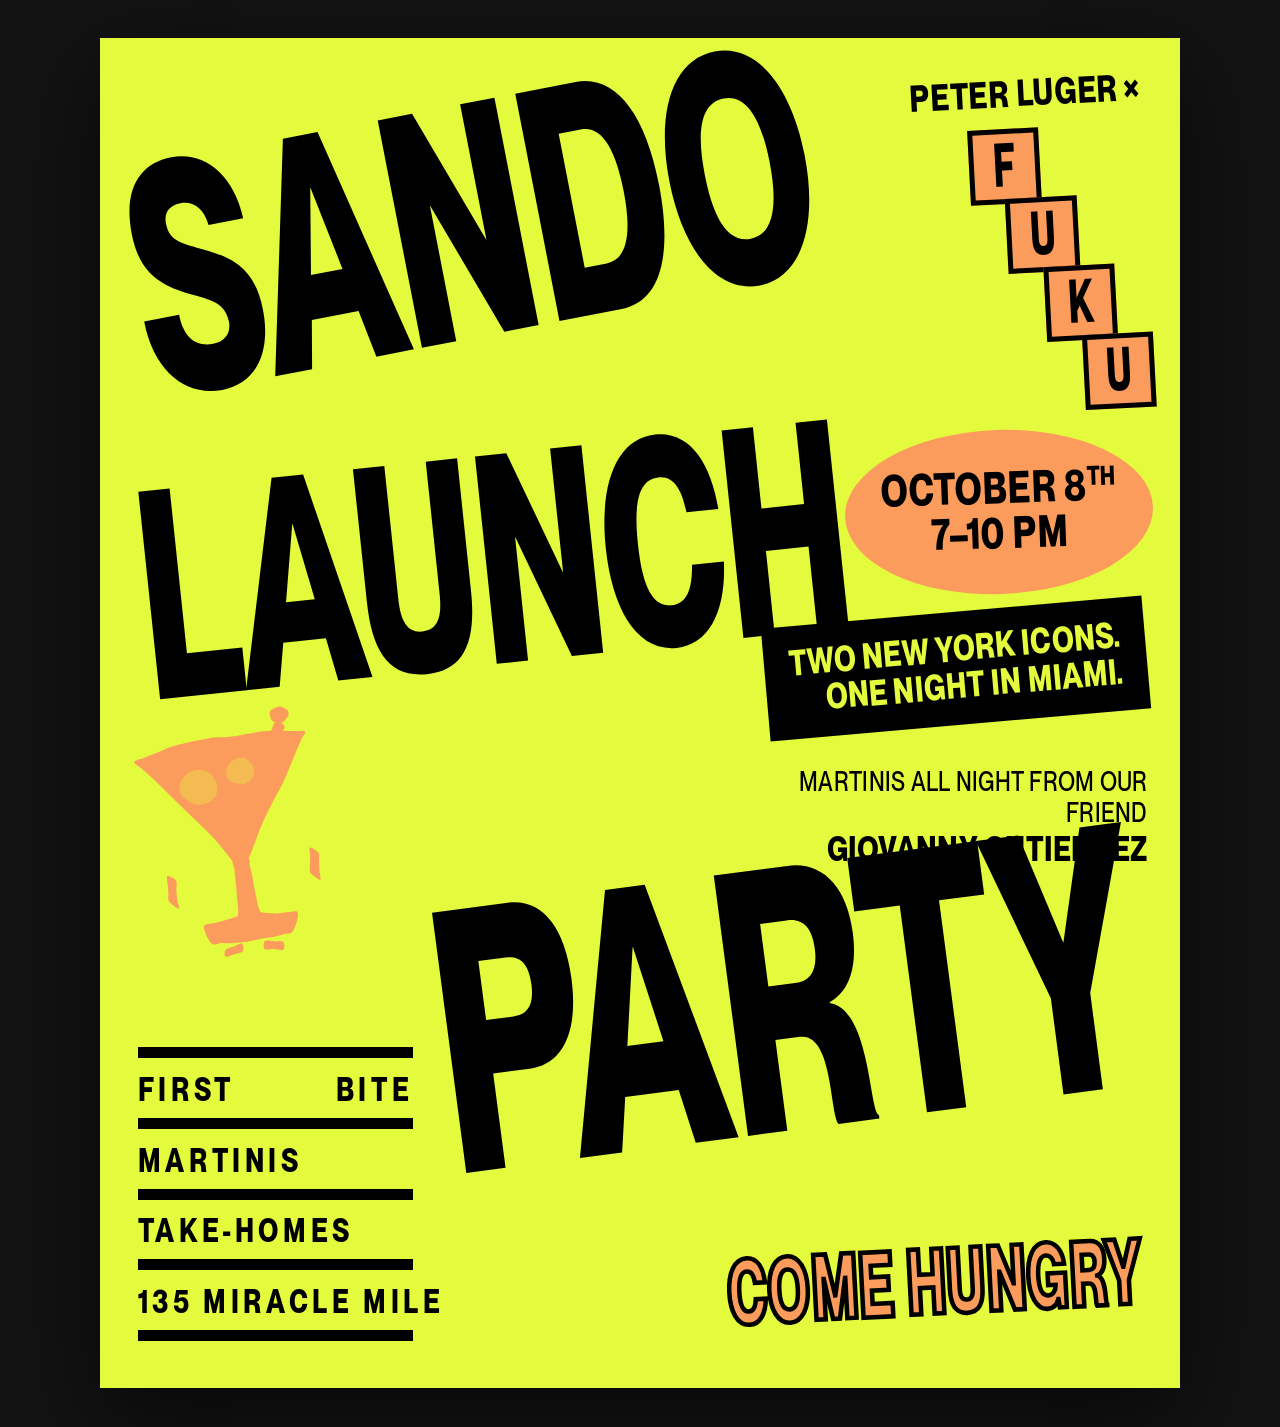
<file: invite.html>
<!DOCTYPE html>
<html lang="en">
<head>
<meta charset="utf-8">
<meta name="viewport" content="width=device-width, initial-scale=1">
<title>Peter Luger × Fuku — Sando Launch Party</title>
<meta name="description" content="Two New York icons, one night in Miami. The first bite of the new Peter Luger × Fuku sando — October 8, 7–10 PM, 135 Miracle Mile.">
<link rel="stylesheet" href="css/neue-montreal.css">
<link rel="stylesheet" href="css/invite.css">
</head>
<body>

<main class="poster">
  <div class="stage">

    <!-- ── Mascot: the martini that comes with it ─────────────────── -->
    <svg class="mascot" viewBox="0 0 330 410" aria-hidden="true">
      <mask id="cut">
        <rect x="0" y="0" width="330" height="410" fill="#fff"/>
        <path d="M144.8,114.0 C145.1,117.6 144.3,121.7 142.9,125.2 C141.5,128.7 139.4,132.6 136.5,135.1 C133.6,137.7 129.5,139.3 125.8,140.6 C122.0,141.8 117.9,142.6 114.0,142.5 C110.1,142.4 105.9,141.6 102.4,140.1 C98.9,138.6 95.9,135.9 93.1,133.4 C90.3,130.9 87.3,128.3 85.4,125.1 C83.5,121.8 81.8,117.7 81.8,114.0 C81.7,110.3 83.3,106.2 85.0,102.7 C86.6,99.3 89.0,95.9 91.8,93.2 C94.6,90.5 98.2,88.0 101.9,86.6 C105.6,85.3 110.0,85.1 114.0,85.2 C118.0,85.3 122.3,85.7 125.9,87.1 C129.6,88.4 133.4,90.7 136.0,93.4 C138.6,96.2 139.8,100.1 141.3,103.5 C142.8,106.9 144.6,110.4 144.8,114.0 Z"/>
        <path d="M208.2,98.0 C208.4,100.8 208.5,104.0 207.5,106.5 C206.5,109.1 204.2,111.4 202.1,113.4 C200.0,115.3 197.4,117.1 194.7,118.2 C192.1,119.3 188.9,120.2 186.0,120.1 C183.1,119.9 180.2,118.6 177.5,117.5 C174.8,116.4 172.1,115.3 169.7,113.6 C167.4,111.8 164.6,109.6 163.4,107.0 C162.2,104.4 162.3,100.9 162.5,98.0 C162.8,95.1 163.7,92.2 164.9,89.7 C166.1,87.1 167.7,84.4 169.8,82.5 C171.9,80.6 174.8,79.5 177.5,78.5 C180.2,77.4 183.1,76.5 186.0,76.2 C188.9,76.0 192.4,75.9 195.1,77.0 C197.7,78.1 199.9,80.7 201.8,82.9 C203.8,85.0 205.5,87.4 206.5,89.9 C207.6,92.4 208.1,95.2 208.2,98.0 Z"/>
      </mask>
      <g fill="currentColor">
        <g mask="url(#cut)">
          <path d="M256.2,27.2 C260.1,26.5 269.2,32.1 269.8,36.0 C270.5,39.9 263.4,45.7 260.2,50.6 C257.0,55.5 253.8,60.4 250.6,65.3 C247.5,70.2 244.6,75.3 241.3,80.2 C238.0,85.1 234.2,89.5 231.0,94.5 C227.9,99.4 225.5,104.7 222.4,109.8 C219.2,114.8 216.4,124.5 212.1,124.8 C207.8,125.2 197.5,116.4 196.6,111.9 C195.6,107.4 202.9,102.6 206.3,97.9 C209.7,93.2 213.4,88.6 216.7,83.8 C220.0,79.0 222.9,74.0 226.1,69.0 C229.2,64.1 232.1,59.0 235.5,54.3 C238.9,49.6 242.9,45.1 246.4,40.6 C249.8,36.1 252.3,28.0 256.2,27.2 Z"/>
          <path d="M279.8,16.0 C279.7,17.8 278.6,19.8 277.6,21.2 C276.5,22.7 274.9,23.6 273.6,24.8 C272.3,26.0 271.2,27.7 269.6,28.6 C268.0,29.4 265.9,29.9 264.0,29.9 C262.1,29.9 260.2,29.2 258.4,28.6 C256.6,28.0 254.4,27.5 253.0,26.3 C251.6,25.1 250.5,23.2 249.8,21.5 C249.1,19.8 249.1,17.9 249.0,16.0 C248.9,14.1 248.4,11.9 249.1,10.2 C249.8,8.4 251.4,6.7 252.9,5.6 C254.5,4.6 256.7,4.3 258.6,3.8 C260.4,3.3 262.2,2.6 264.0,2.6 C265.8,2.6 267.8,3.0 269.5,3.7 C271.1,4.4 272.5,5.6 274.0,6.7 C275.5,7.9 277.4,8.9 278.4,10.4 C279.3,12.0 280.0,14.2 279.8,16.0 Z"/>
          <path d="M15.1,55.7 C16.0,52.8 26.4,52.9 31.8,51.6 C37.3,50.3 42.5,49.2 47.8,47.9 C53.1,46.7 58.4,45.3 63.7,44.1 C69.0,42.8 74.1,41.3 79.7,40.3 C85.3,39.4 91.5,39.0 97.3,38.5 C103.2,38.0 109.1,37.7 114.9,37.3 C120.8,37.0 126.7,36.8 132.6,36.6 C138.4,36.4 144.7,35.8 150.1,36.0 C155.5,36.2 160.0,37.3 165.0,37.8 C170.1,38.3 175.2,38.7 180.2,39.0 C185.3,39.2 190.4,39.3 195.4,39.3 C200.5,39.3 205.6,39.1 210.7,39.0 C215.8,38.8 220.9,38.3 226.0,38.4 C231.1,38.5 236.2,39.2 241.3,39.7 C246.4,40.2 251.5,40.8 256.6,41.6 C261.7,42.3 266.7,43.2 271.8,44.1 C276.8,45.0 281.9,46.1 286.9,47.0 C291.9,48.0 300.8,47.4 301.9,50.0 C303.0,52.7 296.1,58.4 293.2,62.7 C290.4,67.0 287.6,71.4 284.9,75.7 C282.2,80.1 279.5,84.5 276.9,88.9 C274.2,93.3 271.6,97.8 268.9,102.2 C266.3,106.6 263.6,111.0 260.9,115.3 C258.1,119.7 255.5,123.9 252.4,128.3 C249.4,132.7 245.8,137.2 242.5,141.6 C239.1,146.1 235.7,150.5 232.4,154.9 C229.1,159.4 225.8,163.8 222.5,168.3 C219.3,172.9 216.2,177.4 213.1,182.0 C210.0,186.7 207.2,191.1 204.1,196.1 C201.1,201.1 197.9,206.9 194.9,212.2 C191.8,217.6 188.7,223.0 185.5,228.4 C182.4,233.7 179.5,238.8 175.8,244.2 C172.2,249.7 167.3,260.6 163.4,261.0 C159.5,261.3 155.4,251.1 152.3,246.4 C149.1,241.7 147.1,237.3 144.4,232.8 C141.8,228.2 139.3,223.6 136.7,219.1 C134.0,214.6 131.4,210.1 128.6,205.7 C125.8,201.3 123.1,197.2 119.9,192.6 C116.8,188.0 113.0,183.0 109.4,178.3 C105.8,173.6 102.2,168.9 98.6,164.2 C94.9,159.5 91.3,154.9 87.7,150.1 C84.1,145.4 80.6,140.7 77.1,135.9 C73.6,131.2 70.0,126.1 66.7,121.5 C63.3,116.9 60.1,112.6 56.9,108.1 C53.6,103.7 50.3,99.3 47.0,94.9 C43.6,90.5 40.3,86.1 36.8,81.8 C33.4,77.5 29.9,73.3 26.3,69.0 C22.7,64.6 14.1,58.6 15.1,55.7 Z"/>
        </g>
        <path d="M151.6,239.4 C155.7,236.7 171.4,237.6 175.7,240.4 C180.0,243.3 176.8,251.0 177.2,256.3 C177.7,261.7 178.3,267.2 178.5,272.6 C178.7,278.1 178.4,283.6 178.5,289.0 C178.7,294.5 179.1,299.9 179.4,305.4 C179.6,310.8 179.6,316.3 180.0,321.7 C180.3,327.1 184.3,334.7 181.7,337.7 C179.0,340.6 170.0,339.2 164.0,339.4 C158.0,339.5 148.2,341.5 145.4,338.6 C142.6,335.7 146.7,327.2 147.1,321.7 C147.5,316.1 147.5,310.8 147.8,305.3 C148.2,299.9 148.9,294.5 149.2,289.0 C149.6,283.6 149.6,278.1 149.9,272.7 C150.2,267.2 150.7,261.9 151.0,256.3 C151.3,250.8 147.5,242.0 151.6,239.4 Z"/>
        <path d="M86.5,342.2 C88.3,336.7 98.7,340.0 105.0,339.2 C111.3,338.3 117.8,337.9 124.2,337.1 C130.5,336.3 136.9,335.8 143.2,334.5 C149.5,333.3 156.2,330.2 162.0,329.7 C167.8,329.3 172.8,330.8 178.2,331.9 C183.5,333.1 188.6,335.3 193.8,336.6 C199.1,337.9 204.4,339.1 209.8,339.7 C215.2,340.4 220.5,339.8 226.1,340.5 C231.7,341.1 242.7,338.5 243.4,343.8 C244.2,349.2 235.6,367.3 230.6,372.5 C225.5,377.8 218.9,374.5 213.2,375.3 C207.4,376.1 201.8,376.8 196.1,377.1 C190.4,377.3 184.5,376.5 178.8,376.6 C173.1,376.7 167.6,377.5 162.0,377.7 C156.4,377.9 150.7,378.0 145.0,377.8 C139.3,377.6 133.6,377.3 127.9,376.6 C122.3,375.8 116.7,374.2 111.1,373.4 C105.5,372.5 98.5,376.9 94.4,371.7 C90.3,366.5 84.7,347.6 86.5,342.2 Z"/>
            <path d="M40.1,250.3 C42.5,249.6 50.9,255.5 52.8,259.7 C54.6,263.8 51.6,270.2 51.1,275.3 C50.6,280.5 49.9,285.4 49.8,290.6 C49.6,295.8 52.3,306.4 50.1,306.6 C47.8,306.9 38.2,296.8 36.0,292.0 C33.9,287.2 37.0,282.7 37.3,278.0 C37.7,273.3 37.7,268.6 38.2,264.0 C38.7,259.3 37.7,251.0 40.1,250.3 Z"/>
        <path d="M280.1,240.5 C282.4,240.1 290.6,247.5 292.4,251.8 C294.2,256.2 291.4,261.8 290.9,266.7 C290.4,271.6 289.8,276.5 289.3,281.3 C288.8,286.2 290.5,295.5 288.0,295.6 C285.4,295.7 276.1,286.6 274.0,282.0 C272.0,277.4 275.0,272.6 275.7,268.0 C276.3,263.3 277.4,258.6 278.2,254.0 C278.9,249.4 277.7,240.9 280.1,240.5 Z"/>
        <path d="M115.7,385.7 C118.4,383.3 125.2,383.5 129.9,382.5 C134.6,381.5 141.9,378.0 144.2,379.7 C146.5,381.4 146.1,390.0 143.6,392.6 C141.1,395.2 134.0,394.6 129.0,395.3 C124.1,396.0 116.3,398.5 114.1,396.8 C111.9,395.2 113.1,388.1 115.7,385.7 Z"/>
        <path d="M182.4,381.6 C185.3,380.0 192.0,383.4 196.9,384.3 C201.8,385.2 209.5,384.5 211.7,387.2 C214.0,389.9 213.1,398.9 210.3,400.5 C207.5,402.1 200.2,397.8 195.0,396.8 C189.9,395.8 181.7,396.9 179.6,394.4 C177.4,391.8 179.5,383.3 182.4,381.6 Z"/>
      </g>
    </svg>

    <!-- ── The three big words ────────────────────────────────────── -->
    <h1 class="word word--sando">Sando</h1>
    <p class="word word--launch">Launch</p>
    <p class="word word--party">Party</p>

    <!-- ── Fuku staircase lockup ──────────────────────────────────── -->
    <div class="lockup" aria-label="Peter Luger × Fuku">
      <span class="lockup__pl">Peter Luger&nbsp;×</span>
      <span class="lockup__stack" aria-hidden="true">
        <b>F</b><b>U</b><b>K</b><b>U</b>
      </span>
    </div>

    <!-- ── Date badge ─────────────────────────────────────────────── -->
    <p class="badge">
      <span>October 8<sup>th</sup></span>
      <span>7–10 PM</span>
    </p>

    <!-- ── Tagline bar ────────────────────────────────────────────── -->
    <p class="tag">Two New York icons.<br>One night in Miami.</p>

    <!-- ── Friends line ───────────────────────────────────────────── -->
    <p class="friends">Martinis all night from our friend<br><b>Giovanny Gutierrez</b></p>

    <!-- ── Ruled detail column ────────────────────────────────────── -->
    <ul class="list">
      <li>First&nbsp;&nbsp;Bite</li>
      <li>Martinis</li>
      <li>Take-Homes</li>
      <li class="list__long">135&nbsp;Miracle&nbsp;Mile</li>
    </ul>

    <!-- ── Sign-off ───────────────────────────────────────────────── -->
    <p class="hungry">Come Hungry</p>

  </div>
</main>

</body>
</html>
</file>
<file: css/neue-montreal.css>
/* OT Neue Montreal (Free for Personal Use v1.0) — Pangram Pangram / OffType.
   Only the "Squeezed" widths ship with the free release, so the family is
   split by width: SemiSqueezed for text, UltraSqueezed for display. */

@font-face {
  font-family: "OT Neue Montreal";
  src: url("../fonts/OTNeueMontreal-BookSemiSqueezed.woff2") format("woff2");
  font-weight: 400;
  font-style: normal;
  font-display: swap;
}
@font-face {
  font-family: "OT Neue Montreal";
  src: url("../fonts/OTNeueMontreal-MediumSemiSqueezed.woff2") format("woff2");
  font-weight: 500;
  font-style: normal;
  font-display: swap;
}
@font-face {
  font-family: "OT Neue Montreal";
  src: url("../fonts/OTNeueMontreal-SemiBoldSemiSqueezed.woff2") format("woff2");
  font-weight: 600;
  font-style: normal;
  font-display: swap;
}
@font-face {
  font-family: "OT Neue Montreal";
  src: url("../fonts/OTNeueMontreal-BoldSemiSqueezed.woff2") format("woff2");
  font-weight: 700;
  font-style: normal;
  font-display: swap;
}
@font-face {
  font-family: "OT Neue Montreal";
  src: url("../fonts/OTNeueMontreal-ItalicSemiSqueezed.woff2") format("woff2");
  font-weight: 400;
  font-style: italic;
  font-display: swap;
}

@font-face {
  font-family: "OT Neue Montreal Ultra";
  src: url("../fonts/OTNeueMontreal-BookUltraSqueezed.woff2") format("woff2");
  font-weight: 400;
  font-style: normal;
  font-display: swap;
}
@font-face {
  font-family: "OT Neue Montreal Ultra";
  src: url("../fonts/OTNeueMontreal-MediumUltraSqueezed.woff2") format("woff2");
  font-weight: 500;
  font-style: normal;
  font-display: swap;
}
@font-face {
  font-family: "OT Neue Montreal Ultra";
  src: url("../fonts/OTNeueMontreal-BoldUltraSqueezed.woff2") format("woff2");
  font-weight: 700;
  font-style: normal;
  font-display: swap;
}

/* Squeezed and ExtraSqueezed — the poster widths */
@font-face {
  font-family: "OT Neue Montreal Squeezed";
  src: url("../fonts/OTNeueMontreal-BoldSqueezed.woff2") format("woff2");
  font-weight: 700;
  font-style: normal;
  font-display: swap;
}
@font-face {
  font-family: "OT Neue Montreal Extra";
  src: url("../fonts/OTNeueMontreal-MediumExtraSqueezed.woff2") format("woff2");
  font-weight: 500;
  font-style: normal;
  font-display: swap;
}
@font-face {
  font-family: "OT Neue Montreal Extra";
  src: url("../fonts/OTNeueMontreal-BoldExtraSqueezed.woff2") format("woff2");
  font-weight: 700;
  font-style: normal;
  font-display: swap;
}
</file>
<file: css/invite.css>
/* ─────────────────────────────────────────────────────────────────────
   Peter Luger × Fuku — Sando Launch Party poster.
   Acid yellow ground, black type stacked on tilted baselines, orange
   accents. Everything inside .stage is placed in % and sized in cqw, so
   the whole poster scales as one object at any width.
   Type: OT Neue Montreal (Squeezed / ExtraSqueezed / SemiSqueezed).
   ───────────────────────────────────────────────────────────────────── */

:root {
  --acid:   #E4FA3C;
  --orange: #FB9C5C;
  --ink:    #000000;
}

* { box-sizing: border-box; }

html { -webkit-text-size-adjust: 100%; }

body {
  margin: 0;
  padding: clamp(0px, 3vw, 56px);
  background: #131313;
  font-family: "OT Neue Montreal", Helvetica, Arial, sans-serif;
  color: var(--ink);
  -webkit-font-smoothing: antialiased;
}

/* Stage ─────────────────────────────────────────────────────────────── */
.poster {
  max-width: min(1080px, 100%);
  margin: 0 auto;
}

.stage {
  position: relative;
  aspect-ratio: 4 / 5;
  container-type: inline-size;
  overflow: hidden;
  background: var(--acid);
  box-shadow: 0 30px 90px rgba(0, 0, 0, .6);
}

/* Big words ─────────────────────────────────────────────────────────── */
.word {
  position: absolute;
  margin: 0;
  font-family: "OT Neue Montreal Squeezed", "OT Neue Montreal", sans-serif;
  font-weight: 700;
  line-height: 0.78;
  letter-spacing: -0.012em;
  text-transform: uppercase;
  white-space: nowrap;
  transform-origin: 0 50%;
}

.word--sando  { top:  9%;   left:  3%;   font-size: 30cqw; transform: rotate(-11deg); }
.word--launch { top: 33%;   left:  3.5%; font-size: 27cqw; transform: rotate(-6deg); }
.word--party  { top: 64%;   left: 31%;   font-size: 34cqw; transform: rotate(-7.5deg); }

/* Fuku staircase lockup ─────────────────────────────────────────────── */
.lockup {
  position: absolute;
  top: 2.5%;
  right: 3%;
  width: 26%;
  text-align: right;
  transform: rotate(-3deg);
}

.lockup__pl {
  display: block;
  margin-bottom: 0.35em;
  font-weight: 700;
  font-size: 3.4cqw;
  letter-spacing: 0.02em;
  text-transform: uppercase;
}

.lockup__stack { display: block; }

.lockup__stack b {
  display: block;
  width: 6.6cqw;
  margin-left: auto;
  padding: 0.06em 0 0.1em;
  background: var(--orange);
  border: 0.5cqw solid var(--ink);
  font-family: "OT Neue Montreal Squeezed", sans-serif;
  font-size: 5.6cqw;
  line-height: 0.92;
  text-align: center;
}

.lockup__stack b:nth-child(1) { margin-right: 9.6cqw; }
.lockup__stack b:nth-child(2) { margin-right: 6.4cqw; margin-top: -0.5cqw; }
.lockup__stack b:nth-child(3) { margin-right: 3.2cqw; margin-top: -0.5cqw; }
.lockup__stack b:nth-child(4) { margin-right:     0;   margin-top: -0.5cqw; }

/* Date badge ────────────────────────────────────────────────────────── */
.badge {
  position: absolute;
  top: 29%;
  right: 2.5%;
  width: 28.5%;
  z-index: 3;
  margin: 0;
  padding: 3.2cqw 1cqw 3.6cqw;
  background: var(--orange);
  border-radius: 50%;
  font-family: "OT Neue Montreal", sans-serif;
  font-weight: 700;
  font-size: 4.1cqw;
  line-height: 1.02;
  letter-spacing: 0.01em;
  text-align: center;
  text-transform: uppercase;
  transform: rotate(-2deg);
}

.badge span { display: block; }
.badge sup  { font-size: 0.6em; vertical-align: 0.55em; }

/* Tagline bar — reversed out of black ──────────────────────────────── */
.tag {
  position: absolute;
  top: 42.5%;
  right: 3%;
  margin: 0;
  padding: 0.5em 0.7em 0.6em;
  background: var(--ink);
  color: var(--acid);
  font-family: "OT Neue Montreal", sans-serif;
  font-weight: 700;
  font-size: 3.3cqw;
  line-height: 1.04;
  letter-spacing: 0.005em;
  text-align: right;
  text-transform: uppercase;
  transform: rotate(-5deg);
  z-index: 2;
}

/* Friends line ──────────────────────────────────────────────────────── */
.friends {
  position: absolute;
  top: 54%;
  right: 3%;
  width: 40%;
  margin: 0;
  font-weight: 500;
  font-size: 2.55cqw;
  line-height: 1.12;
  letter-spacing: 0.01em;
  text-align: right;
  text-transform: uppercase;
}

.friends b { font-weight: 700; font-size: 1.28em; }

/* Ruled detail column ───────────────────────────────────────────────── */
.list {
  position: absolute;
  left: 3.5%;
  bottom: 3.5%;
  width: 25.5%;
  margin: 0;
  padding: 0;
  list-style: none;
  border-top: 1.05cqw solid var(--ink);
}

.list li {
  padding: 0.42em 0 0.34em;
  border-bottom: 1.05cqw solid var(--ink);
  font-family: "OT Neue Montreal", sans-serif;
  font-weight: 700;
  font-size: 3.05cqw;
  line-height: 1.05;
  letter-spacing: 0.14em;
  text-transform: uppercase;
  text-align: justify;
  text-align-last: justify;
}

.list__long { letter-spacing: 0.1em; }

/* Sign-off ──────────────────────────────────────────────────────────── */
.hungry {
  position: absolute;
  right: 3.5%;
  bottom: 4.5%;
  margin: 0;
  font-family: "OT Neue Montreal Squeezed", sans-serif;
  font-weight: 700;
  font-size: 8.4cqw;
  line-height: 1;
  letter-spacing: 0.005em;
  text-transform: uppercase;
  color: var(--orange);
  -webkit-text-stroke: 0.42cqw var(--ink);
  transform: rotate(-3deg);
}

/* Mascot ────────────────────────────────────────────────────────────── */
.mascot {
  position: absolute;
  top: 50%;
  left: 3.5%;
  width: 18.5%;
  height: auto;
  color: var(--orange);
  fill: currentColor;
  transform: rotate(-9deg);
}

/* One-colour mode ───────────────────────────────────────────────────────
   Everything paints in --ink on an --acid ground; reversed elements keep
   their knockouts. Rendered as a coverage map it becomes the white
   transparent PNG (assets/invite-white.png) — see tools/export-white.js. */
body.mono {
  --acid: #FFFFFF;
  --orange: #000000;
  --ink: #000000;
  background: #FFFFFF;
  padding: 0;
}

.mono .stage           { box-shadow: none; }
.mono .lockup__stack b,
.mono .badge,
.mono .hungry          { color: var(--acid); }

/* Print ─────────────────────────────────────────────────────────────── */
@media print {
  @page { margin: 8mm; }
  body { background: #fff; padding: 0; }
  .stage { box-shadow: none; }
}
</file>
